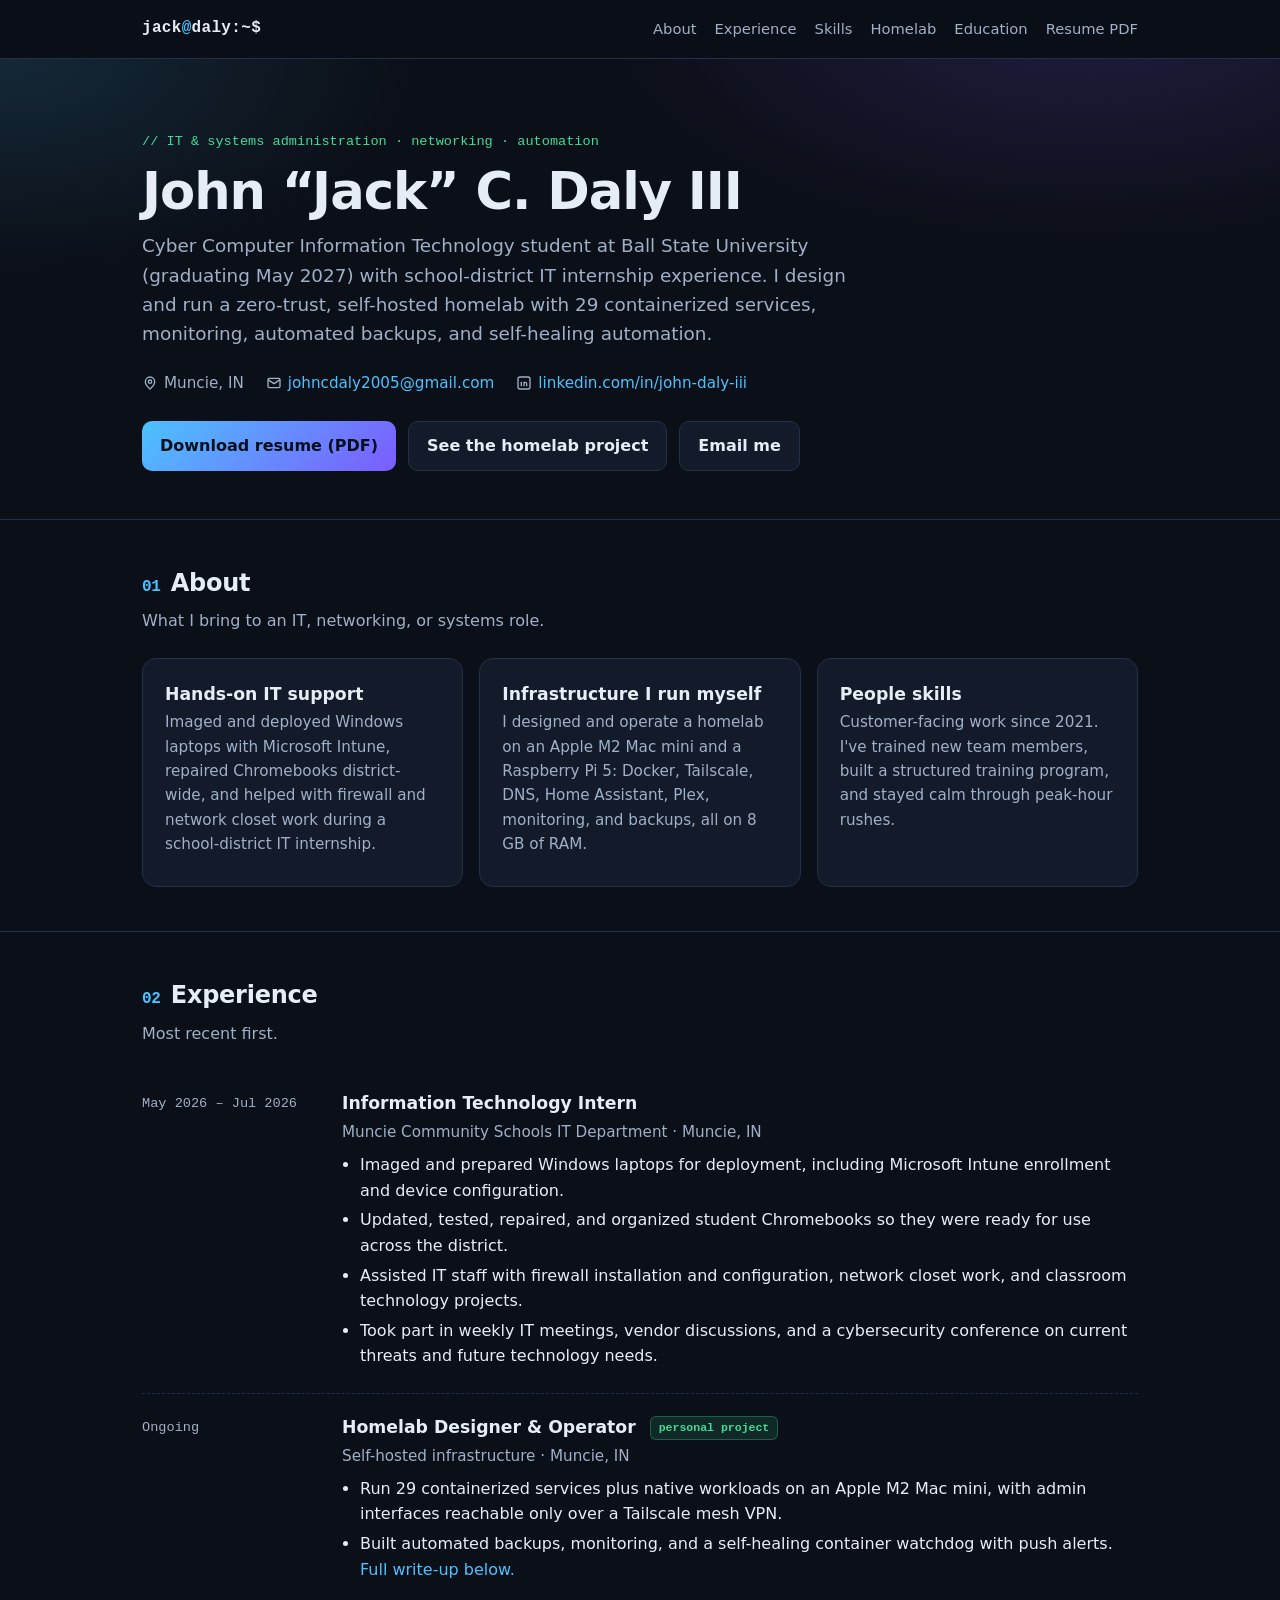
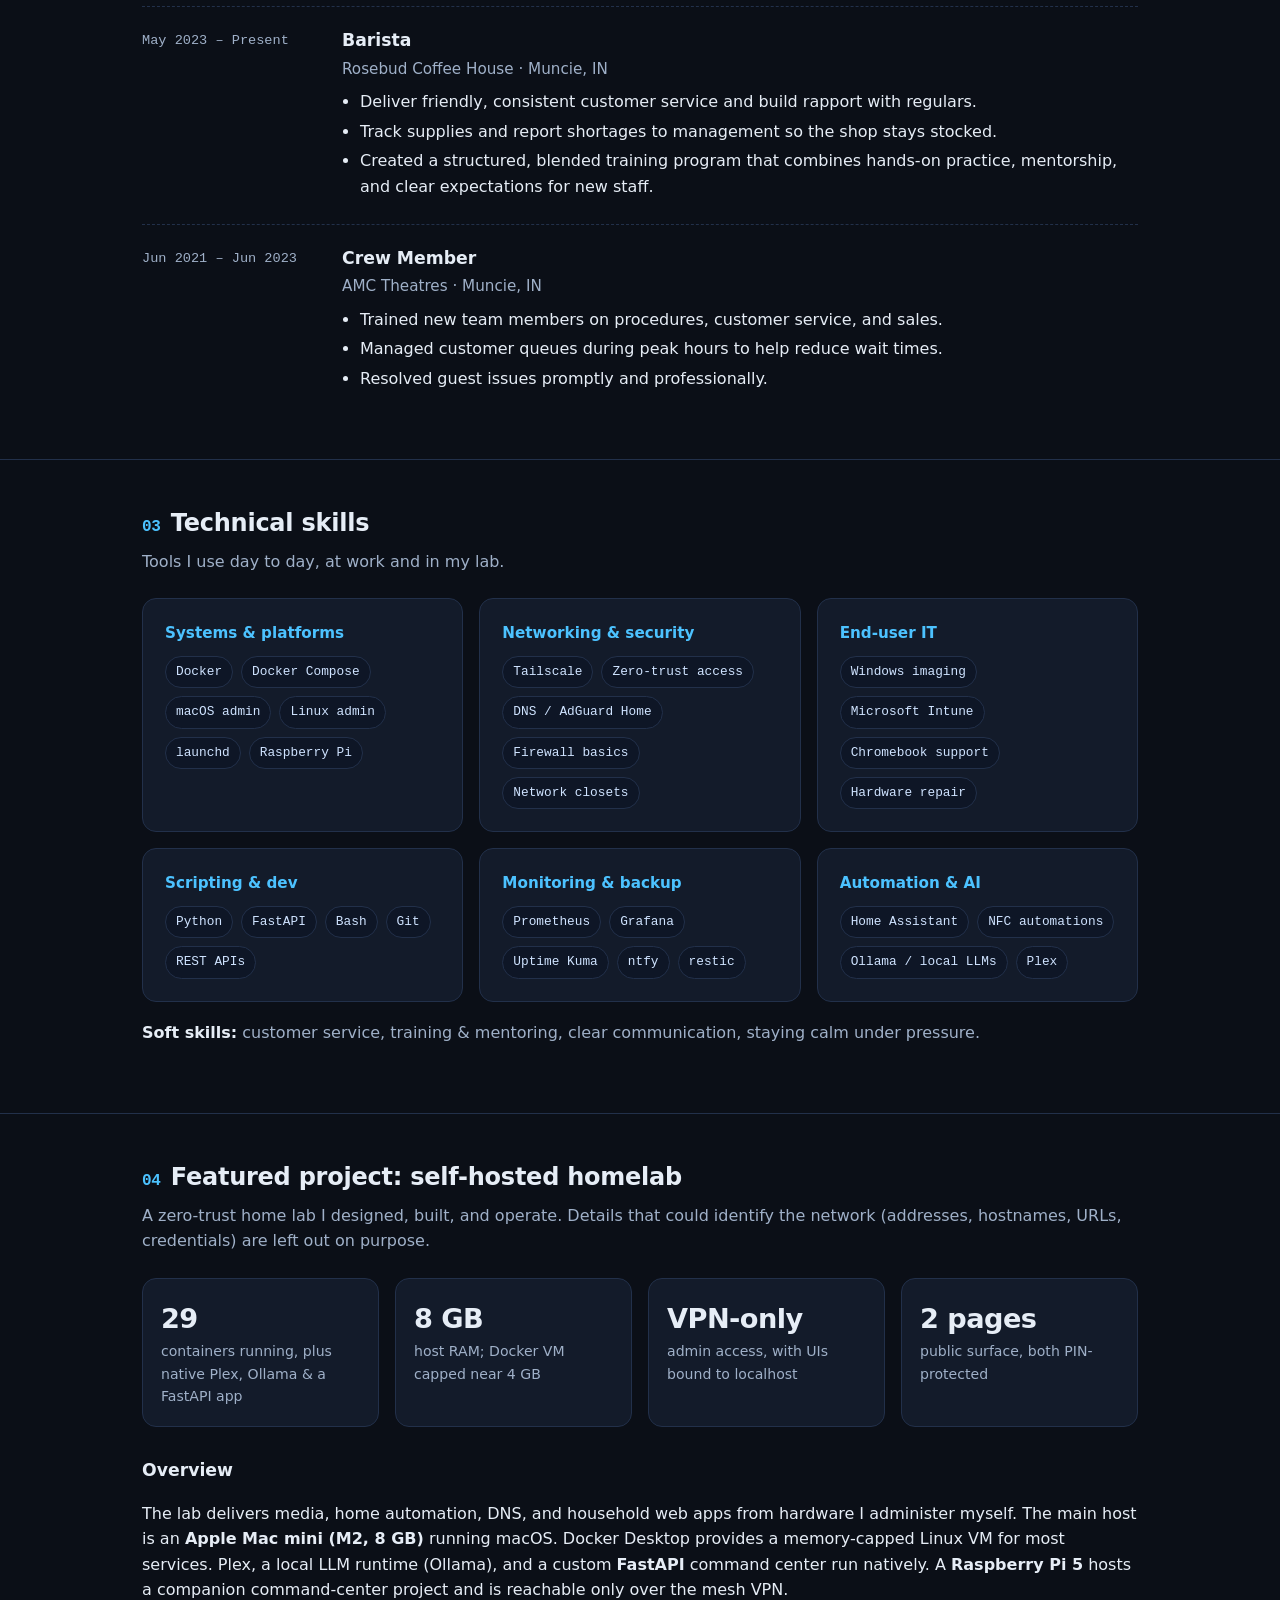
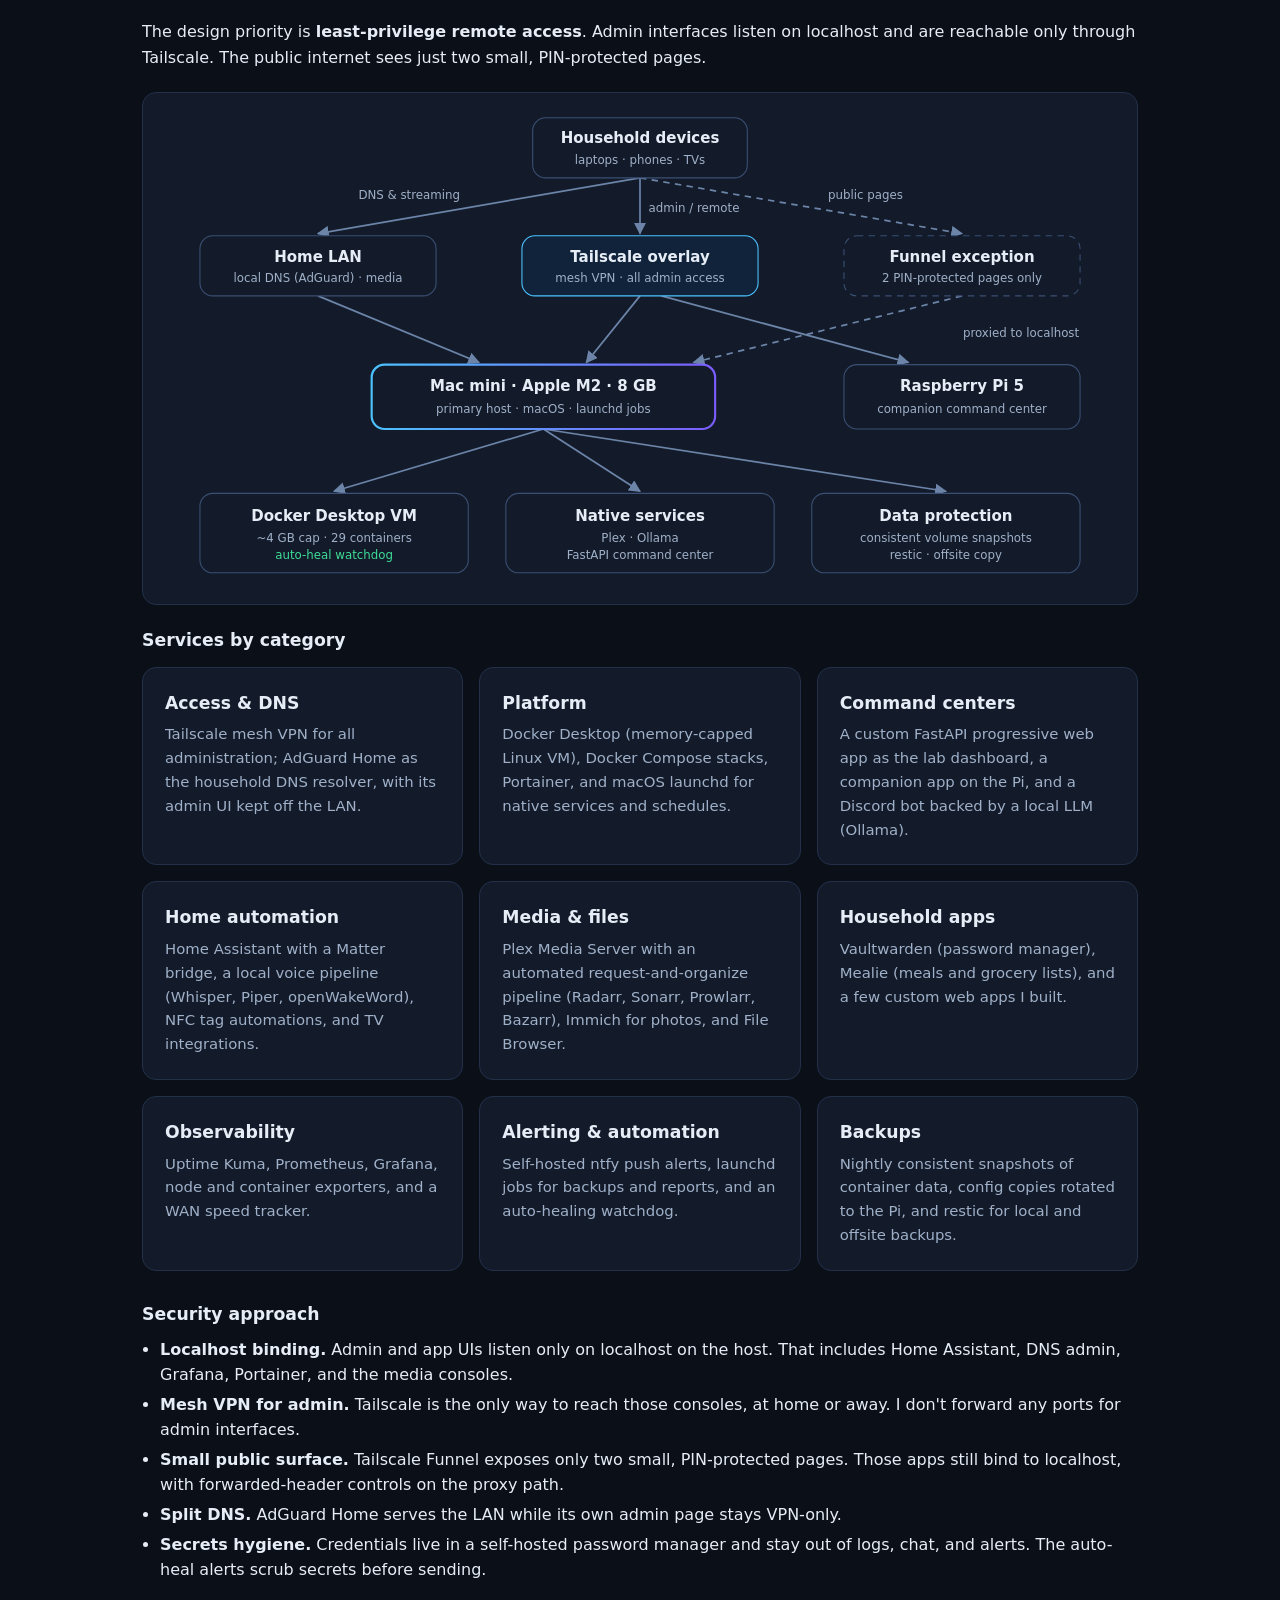
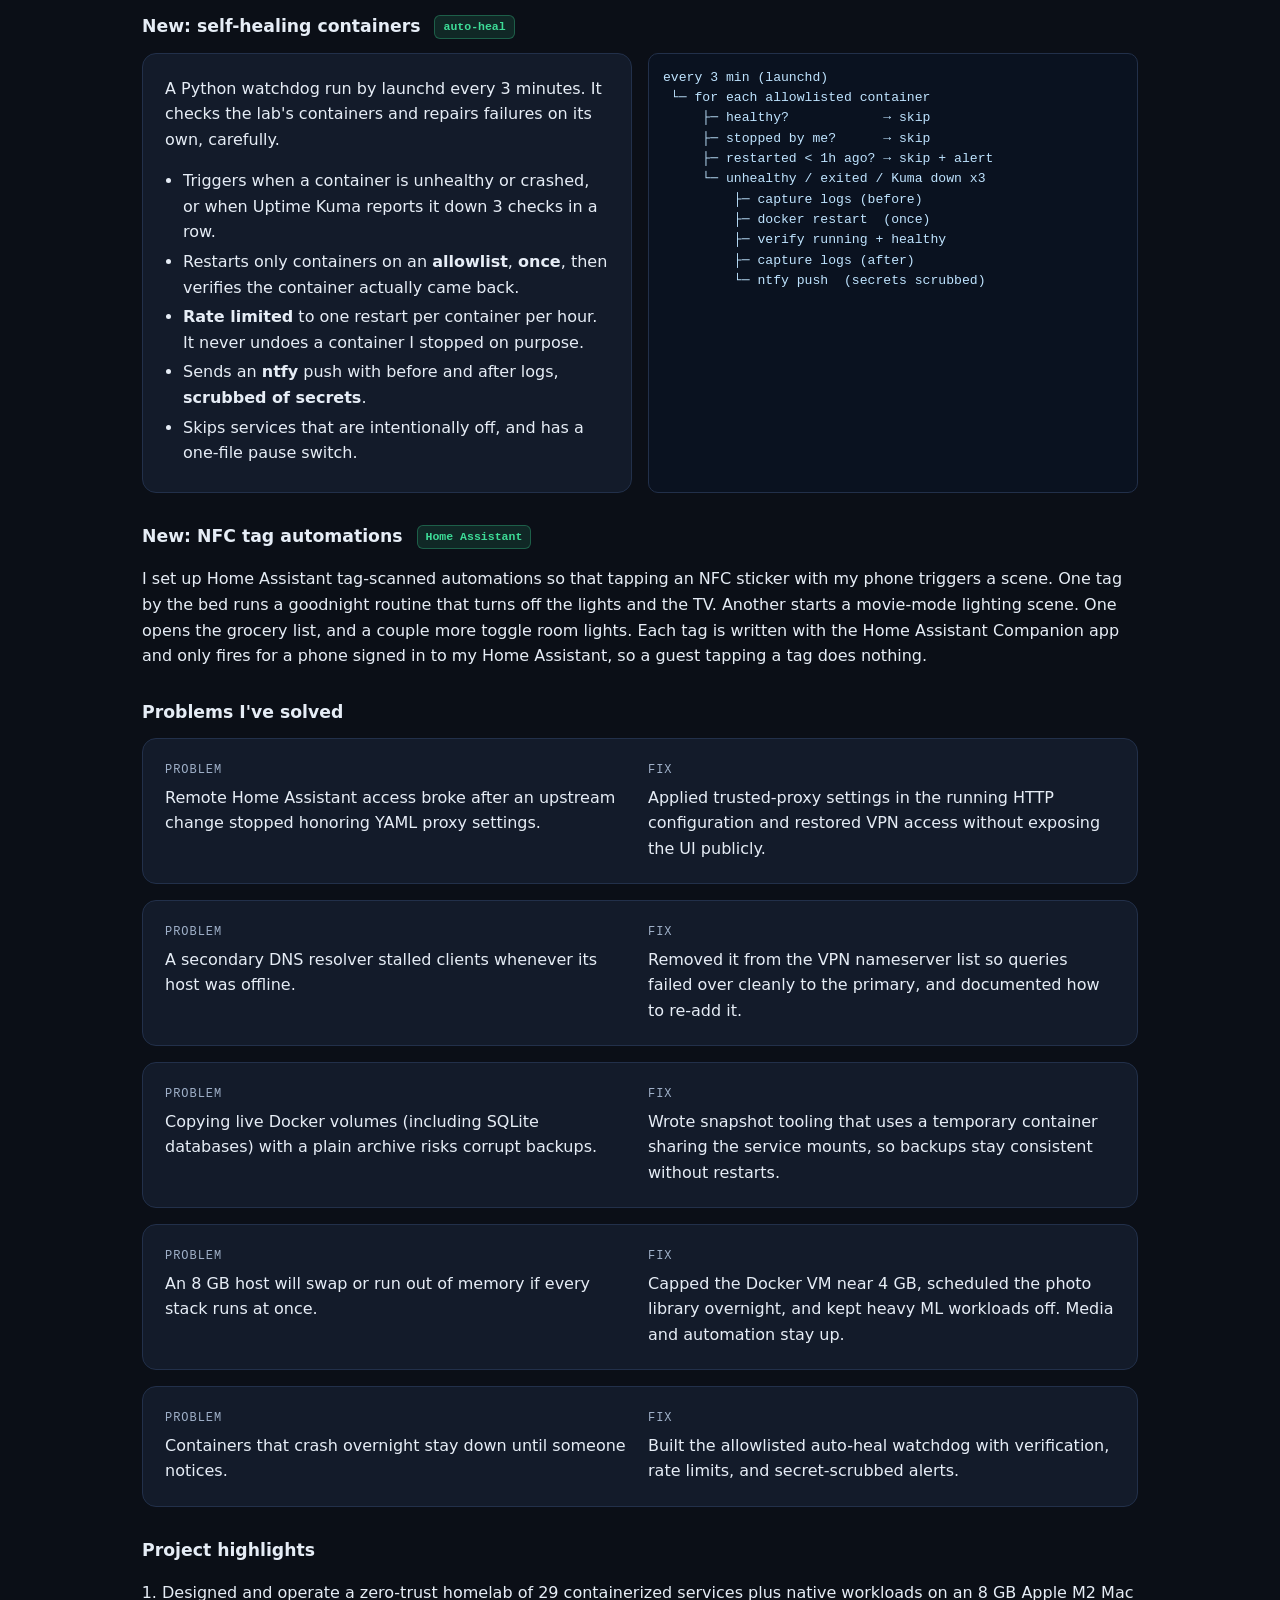
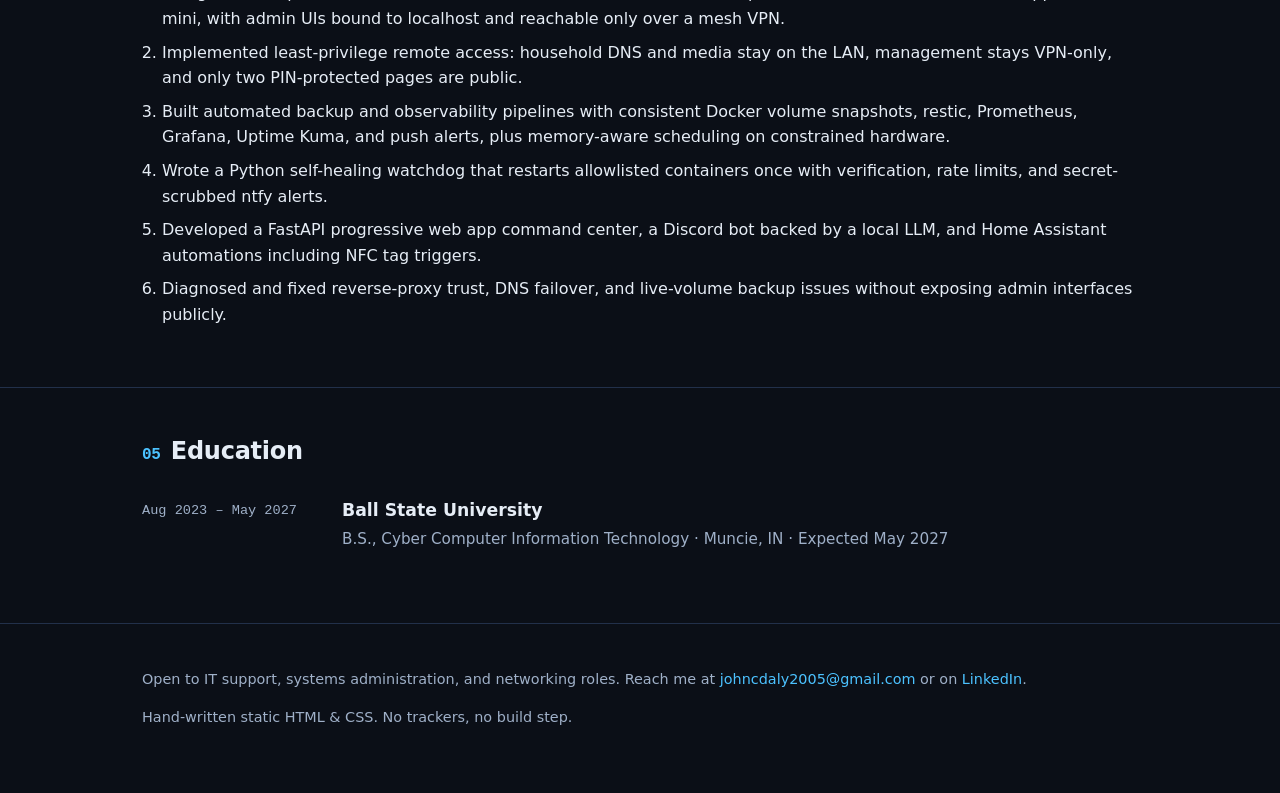
<file: index.html>
<!doctype html>
<html lang="en">
<head>
<meta charset="utf-8">
<meta name="viewport" content="width=device-width, initial-scale=1">
<title>Jack Daly | IT &amp; Systems Administration</title>
<meta name="description" content="Jack Daly, Cyber Computer Information Technology student at Ball State University (May 2027). IT intern, self-hosted homelab builder: Docker, Tailscale, Home Assistant, monitoring, and backups.">
<meta name="theme-color" content="#0b0f17">
<meta property="og:title" content="Jack Daly | IT &amp; Systems Administration">
<meta property="og:description" content="Resume and homelab portfolio: zero-trust self-hosted infrastructure, automation, and IT support.">
<meta property="og:type" content="website">
<link rel="icon" href="favicon.svg" type="image/svg+xml">
<link rel="stylesheet" href="styles.css">
</head>
<body>
<a class="skip" href="#main">Skip to content</a>

<header class="nav">
  <div class="wrap">
    <a class="brand" href="#top">jack<span>@</span>daly:~$</a>
    <nav aria-label="Sections">
      <ul>
        <li><a href="#about">About</a></li>
        <li><a href="#experience">Experience</a></li>
        <li><a href="#skills">Skills</a></li>
        <li><a href="#homelab">Homelab</a></li>
        <li><a href="#education">Education</a></li>
        <li><a href="resume.pdf">Resume PDF</a></li>
      </ul>
    </nav>
  </div>
</header>

<main id="main">
<div class="hero" id="top">
  <div class="wrap">
    <p class="eyebrow">// IT &amp; systems administration · networking · automation</p>
    <h1>John &ldquo;Jack&rdquo; C. Daly III</h1>
    <p class="lead">Cyber Computer Information Technology student at Ball State University (graduating May 2027) with school-district IT internship experience. I design and run a zero-trust, self-hosted homelab with 29 containerized services, monitoring, automated backups, and self-healing automation.</p>
    <div class="meta">
      <span><svg viewBox="0 0 24 24" aria-hidden="true"><path d="M12 21s-7-6.2-7-11a7 7 0 0 1 14 0c0 4.8-7 11-7 11z"/><circle cx="12" cy="10" r="2.5"/></svg>Muncie, IN</span>
      <span><svg viewBox="0 0 24 24" aria-hidden="true"><rect x="3" y="5" width="18" height="14" rx="2"/><path d="m3 7 9 6 9-6"/></svg><a href="mailto:johncdaly2005@gmail.com">johncdaly2005@gmail.com</a></span>
      <span><svg viewBox="0 0 24 24" aria-hidden="true"><rect x="3" y="3" width="18" height="18" rx="3"/><path d="M8 10v7M8 7v.01M12 17v-4a2 2 0 0 1 4 0v4M12 10v7"/></svg><a href="https://www.linkedin.com/in/john-daly-iii/" rel="noopener">linkedin.com/in/john-daly-iii</a></span>
    </div>
    <div class="btns">
      <a class="btn primary" href="resume.pdf" download>Download resume (PDF)</a>
      <a class="btn" href="#homelab">See the homelab project</a>
      <a class="btn" href="mailto:johncdaly2005@gmail.com">Email me</a>
    </div>
  </div>
</div>

<section id="about">
  <div class="wrap">
    <h2><span class="n">01</span>About</h2>
    <p class="sub">What I bring to an IT, networking, or systems role.</p>
    <div class="grid g3">
      <div class="card"><h3>Hands-on IT support</h3><p class="org">Imaged and deployed Windows laptops with Microsoft Intune, repaired Chromebooks district-wide, and helped with firewall and network closet work during a school-district IT internship.</p></div>
      <div class="card"><h3>Infrastructure I run myself</h3><p class="org">I designed and operate a homelab on an Apple M2 Mac mini and a Raspberry Pi 5: Docker, Tailscale, DNS, Home Assistant, Plex, monitoring, and backups, all on 8 GB of RAM.</p></div>
      <div class="card"><h3>People skills</h3><p class="org">Customer-facing work since 2021. I've trained new team members, built a structured training program, and stayed calm through peak-hour rushes.</p></div>
    </div>
  </div>
</section>

<section id="experience">
  <div class="wrap">
    <h2><span class="n">02</span>Experience</h2>
    <p class="sub">Most recent first.</p>

    <div class="job">
      <div class="when">May 2026 – Jul 2026</div>
      <div>
        <h3>Information Technology Intern</h3>
        <p class="org">Muncie Community Schools IT Department · Muncie, IN</p>
        <ul class="tight">
          <li>Imaged and prepared Windows laptops for deployment, including Microsoft Intune enrollment and device configuration.</li>
          <li>Updated, tested, repaired, and organized student Chromebooks so they were ready for use across the district.</li>
          <li>Assisted IT staff with firewall installation and configuration, network closet work, and classroom technology projects.</li>
          <li>Took part in weekly IT meetings, vendor discussions, and a cybersecurity conference on current threats and future technology needs.</li>
        </ul>
      </div>
    </div>

    <div class="job">
      <div class="when">Ongoing</div>
      <div>
        <h3>Homelab Designer &amp; Operator <span class="tag">personal project</span></h3>
        <p class="org">Self-hosted infrastructure · Muncie, IN</p>
        <ul class="tight">
          <li>Run 29 containerized services plus native workloads on an Apple M2 Mac mini, with admin interfaces reachable only over a Tailscale mesh VPN.</li>
          <li>Built automated backups, monitoring, and a self-healing container watchdog with push alerts. <a href="#homelab">Full write-up below.</a></li>
        </ul>
      </div>
    </div>

    <div class="job">
      <div class="when">May 2023 – Present</div>
      <div>
        <h3>Barista</h3>
        <p class="org">Rosebud Coffee House · Muncie, IN</p>
        <ul class="tight">
          <li>Deliver friendly, consistent customer service and build rapport with regulars.</li>
          <li>Track supplies and report shortages to management so the shop stays stocked.</li>
          <li>Created a structured, blended training program that combines hands-on practice, mentorship, and clear expectations for new staff.</li>
        </ul>
      </div>
    </div>

    <div class="job">
      <div class="when">Jun 2021 – Jun 2023</div>
      <div>
        <h3>Crew Member</h3>
        <p class="org">AMC Theatres · Muncie, IN</p>
        <ul class="tight">
          <li>Trained new team members on procedures, customer service, and sales.</li>
          <li>Managed customer queues during peak hours to help reduce wait times.</li>
          <li>Resolved guest issues promptly and professionally.</li>
        </ul>
      </div>
    </div>
  </div>
</section>

<section id="skills">
  <div class="wrap">
    <h2><span class="n">03</span>Technical skills</h2>
    <p class="sub">Tools I use day to day, at work and in my lab.</p>
    <div class="grid g3">
      <div class="card skillcat"><h3>Systems &amp; platforms</h3><div class="chips"><span class="chip">Docker</span><span class="chip">Docker Compose</span><span class="chip">macOS admin</span><span class="chip">Linux admin</span><span class="chip">launchd</span><span class="chip">Raspberry Pi</span></div></div>
      <div class="card skillcat"><h3>Networking &amp; security</h3><div class="chips"><span class="chip">Tailscale</span><span class="chip">Zero-trust access</span><span class="chip">DNS / AdGuard Home</span><span class="chip">Firewall basics</span><span class="chip">Network closets</span></div></div>
      <div class="card skillcat"><h3>End-user IT</h3><div class="chips"><span class="chip">Windows imaging</span><span class="chip">Microsoft Intune</span><span class="chip">Chromebook support</span><span class="chip">Hardware repair</span></div></div>
      <div class="card skillcat"><h3>Scripting &amp; dev</h3><div class="chips"><span class="chip">Python</span><span class="chip">FastAPI</span><span class="chip">Bash</span><span class="chip">Git</span><span class="chip">REST APIs</span></div></div>
      <div class="card skillcat"><h3>Monitoring &amp; backup</h3><div class="chips"><span class="chip">Prometheus</span><span class="chip">Grafana</span><span class="chip">Uptime Kuma</span><span class="chip">ntfy</span><span class="chip">restic</span></div></div>
      <div class="card skillcat"><h3>Automation &amp; AI</h3><div class="chips"><span class="chip">Home Assistant</span><span class="chip">NFC automations</span><span class="chip">Ollama / local LLMs</span><span class="chip">Plex</span></div></div>
    </div>
    <p class="sub" style="margin-top:18px"><strong style="color:var(--text)">Soft skills:</strong> customer service, training &amp; mentoring, clear communication, staying calm under pressure.</p>
  </div>
</section>

<section id="homelab">
  <div class="wrap">
    <h2><span class="n">04</span>Featured project: self-hosted homelab</h2>
    <p class="sub">A zero-trust home lab I designed, built, and operate. Details that could identify the network (addresses, hostnames, URLs, credentials) are left out on purpose.</p>

    <div class="grid g4 metrics">
      <div class="card"><div class="metric">29</div><div class="metric-l">containers running, plus native Plex, Ollama &amp; a FastAPI app</div></div>
      <div class="card"><div class="metric">8&nbsp;GB</div><div class="metric-l">host RAM; Docker VM capped near 4&nbsp;GB</div></div>
      <div class="card"><div class="metric">VPN-only</div><div class="metric-l">admin access, with UIs bound to localhost</div></div>
      <div class="card"><div class="metric">2 pages</div><div class="metric-l">public surface, both PIN-protected</div></div>
    </div>

    <h3 style="margin-top:30px">Overview</h3>
    <p>The lab delivers media, home automation, DNS, and household web apps from hardware I administer myself. The main host is an <strong>Apple Mac mini (M2, 8 GB)</strong> running macOS. Docker Desktop provides a memory-capped Linux VM for most services. Plex, a local LLM runtime (Ollama), and a custom <strong>FastAPI</strong> command center run natively. A <strong>Raspberry Pi 5</strong> hosts a companion command-center project and is reachable only over the mesh VPN.</p>
    <p>The design priority is <strong>least-privilege remote access</strong>. Admin interfaces listen on localhost and are reachable only through Tailscale. The public internet sees just two small, PIN-protected pages.</p>

    <div class="card diagram" role="img" aria-label="Architecture diagram: household devices reach the Mac mini through the home LAN for DNS and media, through the Tailscale overlay for administration, and through Tailscale Funnel for two PIN-protected public pages. Tailscale also reaches the Raspberry Pi 5. The Mac mini runs a Docker Desktop VM, native services, and data protection jobs.">
      <svg viewBox="0 0 900 450" xmlns="http://www.w3.org/2000/svg" font-family="system-ui,-apple-system,Segoe UI,Roboto,sans-serif">
        <defs>
          <marker id="ar" viewBox="0 0 10 10" refX="9" refY="5" markerWidth="7" markerHeight="7" orient="auto-start-reverse"><path d="M0 0L10 5L0 10z" fill="#6b84a8"/></marker>
          <linearGradient id="gm" x1="0" x2="1"><stop offset="0" stop-color="#4cc2ff"/><stop offset="1" stop-color="#7c5cff"/></linearGradient>
        </defs>
        <g stroke="#6b84a8" stroke-width="1.6" fill="none" marker-end="url(#ar)">
          <path d="M450 66 L150 118"/><path d="M450 66 L450 118"/><path d="M450 66 L750 118" stroke-dasharray="6 5"/>
          <path d="M150 176 L300 238"/><path d="M450 176 L400 238"/><path d="M470 176 L700 238"/><path d="M750 176 L500 238" stroke-dasharray="6 5"/>
          <path d="M360 300 L165 358"/><path d="M360 300 L450 358"/><path d="M360 300 L735 358"/>
        </g>
        <g font-size="11" fill="#9fb0c8">
          <text x="235" y="86" text-anchor="middle">DNS &amp; streaming</text>
          <text x="458" y="98">admin / remote</text>
          <text x="660" y="86" text-anchor="middle">public pages</text>
          <text x="805" y="214" text-anchor="middle">proxied to localhost</text>
        </g>
        <g font-size="14" font-weight="600" fill="#e6edf6" text-anchor="middle">
          <rect x="350" y="10" width="200" height="56" rx="12" fill="#131b2a" stroke="#3a4f73"/>
          <text x="450" y="34">Household devices</text>
          <text x="450" y="53" font-size="11" font-weight="400" fill="#9fb0c8">laptops · phones · TVs</text>

          <rect x="40" y="120" width="220" height="56" rx="12" fill="#131b2a" stroke="#3a4f73"/>
          <text x="150" y="144">Home LAN</text>
          <text x="150" y="163" font-size="11" font-weight="400" fill="#9fb0c8">local DNS (AdGuard) · media</text>

          <rect x="340" y="120" width="220" height="56" rx="12" fill="#10233a" stroke="#4cc2ff"/>
          <text x="450" y="144">Tailscale overlay</text>
          <text x="450" y="163" font-size="11" font-weight="400" fill="#9fb0c8">mesh VPN · all admin access</text>

          <rect x="640" y="120" width="220" height="56" rx="12" fill="#131b2a" stroke="#3a4f73" stroke-dasharray="6 5"/>
          <text x="750" y="144">Funnel exception</text>
          <text x="750" y="163" font-size="11" font-weight="400" fill="#9fb0c8">2 PIN-protected pages only</text>

          <rect x="200" y="240" width="320" height="60" rx="12" fill="#131b2a" stroke="url(#gm)" stroke-width="2"/>
          <text x="360" y="265">Mac mini · Apple M2 · 8 GB</text>
          <text x="360" y="285" font-size="11" font-weight="400" fill="#9fb0c8">primary host · macOS · launchd jobs</text>

          <rect x="640" y="240" width="220" height="60" rx="12" fill="#131b2a" stroke="#3a4f73"/>
          <text x="750" y="265">Raspberry Pi 5</text>
          <text x="750" y="285" font-size="11" font-weight="400" fill="#9fb0c8">companion command center</text>

          <rect x="40" y="360" width="250" height="74" rx="12" fill="#131b2a" stroke="#3a4f73"/>
          <text x="165" y="386">Docker Desktop VM</text>
          <text x="165" y="405" font-size="11" font-weight="400" fill="#9fb0c8">~4 GB cap · 29 containers</text>
          <text x="165" y="421" font-size="11" font-weight="400" fill="#3ddc97">auto-heal watchdog</text>

          <rect x="325" y="360" width="250" height="74" rx="12" fill="#131b2a" stroke="#3a4f73"/>
          <text x="450" y="386">Native services</text>
          <text x="450" y="405" font-size="11" font-weight="400" fill="#9fb0c8">Plex · Ollama</text>
          <text x="450" y="421" font-size="11" font-weight="400" fill="#9fb0c8">FastAPI command center</text>

          <rect x="610" y="360" width="250" height="74" rx="12" fill="#131b2a" stroke="#3a4f73"/>
          <text x="735" y="386">Data protection</text>
          <text x="735" y="405" font-size="11" font-weight="400" fill="#9fb0c8">consistent volume snapshots</text>
          <text x="735" y="421" font-size="11" font-weight="400" fill="#9fb0c8">restic · offsite copy</text>
        </g>
      </svg>
    </div>

    <h3>Services by category</h3>
    <div class="grid g3" style="margin-top:12px">
      <div class="card svc"><h3>Access &amp; DNS</h3><p>Tailscale mesh VPN for all administration; AdGuard Home as the household DNS resolver, with its admin UI kept off the LAN.</p></div>
      <div class="card svc"><h3>Platform</h3><p>Docker Desktop (memory-capped Linux VM), Docker Compose stacks, Portainer, and macOS launchd for native services and schedules.</p></div>
      <div class="card svc"><h3>Command centers</h3><p>A custom FastAPI progressive web app as the lab dashboard, a companion app on the Pi, and a Discord bot backed by a local LLM (Ollama).</p></div>
      <div class="card svc"><h3>Home automation</h3><p>Home Assistant with a Matter bridge, a local voice pipeline (Whisper, Piper, openWakeWord), NFC tag automations, and TV integrations.</p></div>
      <div class="card svc"><h3>Media &amp; files</h3><p>Plex Media Server with an automated request-and-organize pipeline (Radarr, Sonarr, Prowlarr, Bazarr), Immich for photos, and File Browser.</p></div>
      <div class="card svc"><h3>Household apps</h3><p>Vaultwarden (password manager), Mealie (meals and grocery lists), and a few custom web apps I built.</p></div>
      <div class="card svc"><h3>Observability</h3><p>Uptime Kuma, Prometheus, Grafana, node and container exporters, and a WAN speed tracker.</p></div>
      <div class="card svc"><h3>Alerting &amp; automation</h3><p>Self-hosted ntfy push alerts, launchd jobs for backups and reports, and an auto-healing watchdog.</p></div>
      <div class="card svc"><h3>Backups</h3><p>Nightly consistent snapshots of container data, config copies rotated to the Pi, and restic for local and offsite backups.</p></div>
    </div>

    <h3 style="margin-top:30px">Security approach</h3>
    <ul class="tight" style="margin-top:8px">
      <li><strong>Localhost binding.</strong> Admin and app UIs listen only on localhost on the host. That includes Home Assistant, DNS admin, Grafana, Portainer, and the media consoles.</li>
      <li><strong>Mesh VPN for admin.</strong> Tailscale is the only way to reach those consoles, at home or away. I don't forward any ports for admin interfaces.</li>
      <li><strong>Small public surface.</strong> Tailscale Funnel exposes only two small, PIN-protected pages. Those apps still bind to localhost, with forwarded-header controls on the proxy path.</li>
      <li><strong>Split DNS.</strong> AdGuard Home serves the LAN while its own admin page stays VPN-only.</li>
      <li><strong>Secrets hygiene.</strong> Credentials live in a self-hosted password manager and stay out of logs, chat, and alerts. The auto-heal alerts scrub secrets before sending.</li>
    </ul>

    <h3 style="margin-top:30px">New: self-healing containers <span class="tag">auto-heal</span></h3>
    <div class="grid g2" style="margin-top:12px">
      <div class="card">
        <p style="margin-top:0">A Python watchdog run by launchd every 3 minutes. It checks the lab's containers and repairs failures on its own, carefully.</p>
        <ul class="tight">
          <li>Triggers when a container is unhealthy or crashed, or when Uptime Kuma reports it down 3 checks in a row.</li>
          <li>Restarts only containers on an <strong>allowlist</strong>, <strong>once</strong>, then verifies the container actually came back.</li>
          <li><strong>Rate limited</strong> to one restart per container per hour. It never undoes a container I stopped on purpose.</li>
          <li>Sends an <strong>ntfy</strong> push with before and after logs, <strong>scrubbed of secrets</strong>.</li>
          <li>Skips services that are intentionally off, and has a one-file pause switch.</li>
        </ul>
      </div>
      <pre class="code">every 3 min (launchd)
 └─ for each allowlisted container
     ├─ healthy?            → skip
     ├─ stopped by me?      → skip
     ├─ restarted &lt; 1h ago? → skip + alert
     └─ unhealthy / exited / Kuma down x3
         ├─ capture logs (before)
         ├─ docker restart  (once)
         ├─ verify running + healthy
         ├─ capture logs (after)
         └─ ntfy push  (secrets scrubbed)</pre>
    </div>

    <h3 style="margin-top:30px">New: NFC tag automations <span class="tag">Home Assistant</span></h3>
    <p>I set up Home Assistant tag-scanned automations so that tapping an NFC sticker with my phone triggers a scene. One tag by the bed runs a goodnight routine that turns off the lights and the TV. Another starts a movie-mode lighting scene. One opens the grocery list, and a couple more toggle room lights. Each tag is written with the Home Assistant Companion app and only fires for a phone signed in to my Home Assistant, so a guest tapping a tag does nothing.</p>

    <h3 style="margin-top:30px">Problems I've solved</h3>
    <div class="grid" style="margin-top:12px">
      <div class="card prob"><div><div class="k">Problem</div><p>Remote Home Assistant access broke after an upstream change stopped honoring YAML proxy settings.</p></div><div><div class="k">Fix</div><p>Applied trusted-proxy settings in the running HTTP configuration and restored VPN access without exposing the UI publicly.</p></div></div>
      <div class="card prob"><div><div class="k">Problem</div><p>A secondary DNS resolver stalled clients whenever its host was offline.</p></div><div><div class="k">Fix</div><p>Removed it from the VPN nameserver list so queries failed over cleanly to the primary, and documented how to re-add it.</p></div></div>
      <div class="card prob"><div><div class="k">Problem</div><p>Copying live Docker volumes (including SQLite databases) with a plain archive risks corrupt backups.</p></div><div><div class="k">Fix</div><p>Wrote snapshot tooling that uses a temporary container sharing the service mounts, so backups stay consistent without restarts.</p></div></div>
      <div class="card prob"><div><div class="k">Problem</div><p>An 8 GB host will swap or run out of memory if every stack runs at once.</p></div><div><div class="k">Fix</div><p>Capped the Docker VM near 4 GB, scheduled the photo library overnight, and kept heavy ML workloads off. Media and automation stay up.</p></div></div>
      <div class="card prob"><div><div class="k">Problem</div><p>Containers that crash overnight stay down until someone notices.</p></div><div><div class="k">Fix</div><p>Built the allowlisted auto-heal watchdog with verification, rate limits, and secret-scrubbed alerts.</p></div></div>
    </div>

    <h3 style="margin-top:30px">Project highlights</h3>
    <ol class="bullets">
      <li>Designed and operate a zero-trust homelab of 29 containerized services plus native workloads on an 8 GB Apple M2 Mac mini, with admin UIs bound to localhost and reachable only over a mesh VPN.</li>
      <li>Implemented least-privilege remote access: household DNS and media stay on the LAN, management stays VPN-only, and only two PIN-protected pages are public.</li>
      <li>Built automated backup and observability pipelines with consistent Docker volume snapshots, restic, Prometheus, Grafana, Uptime Kuma, and push alerts, plus memory-aware scheduling on constrained hardware.</li>
      <li>Wrote a Python self-healing watchdog that restarts allowlisted containers once with verification, rate limits, and secret-scrubbed ntfy alerts.</li>
      <li>Developed a FastAPI progressive web app command center, a Discord bot backed by a local LLM, and Home Assistant automations including NFC tag triggers.</li>
      <li>Diagnosed and fixed reverse-proxy trust, DNS failover, and live-volume backup issues without exposing admin interfaces publicly.</li>
    </ol>
  </div>
</section>

<section id="education">
  <div class="wrap">
    <h2><span class="n">05</span>Education</h2>
    <div class="job" style="border:0">
      <div class="when">Aug 2023 – May 2027</div>
      <div>
        <h3>Ball State University</h3>
        <p class="org">B.S., Cyber Computer Information Technology · Muncie, IN · Expected May 2027</p>
      </div>
    </div>
  </div>
</section>
</main>

<footer>
  <div class="wrap">
    <p>Open to IT support, systems administration, and networking roles. Reach me at <a href="mailto:johncdaly2005@gmail.com">johncdaly2005@gmail.com</a> or on <a href="https://www.linkedin.com/in/john-daly-iii/" rel="noopener">LinkedIn</a>.</p>
    <p class="no-print">Hand-written static HTML &amp; CSS. No trackers, no build step.</p>
  </div>
</footer>
</body>
</html>
</file>
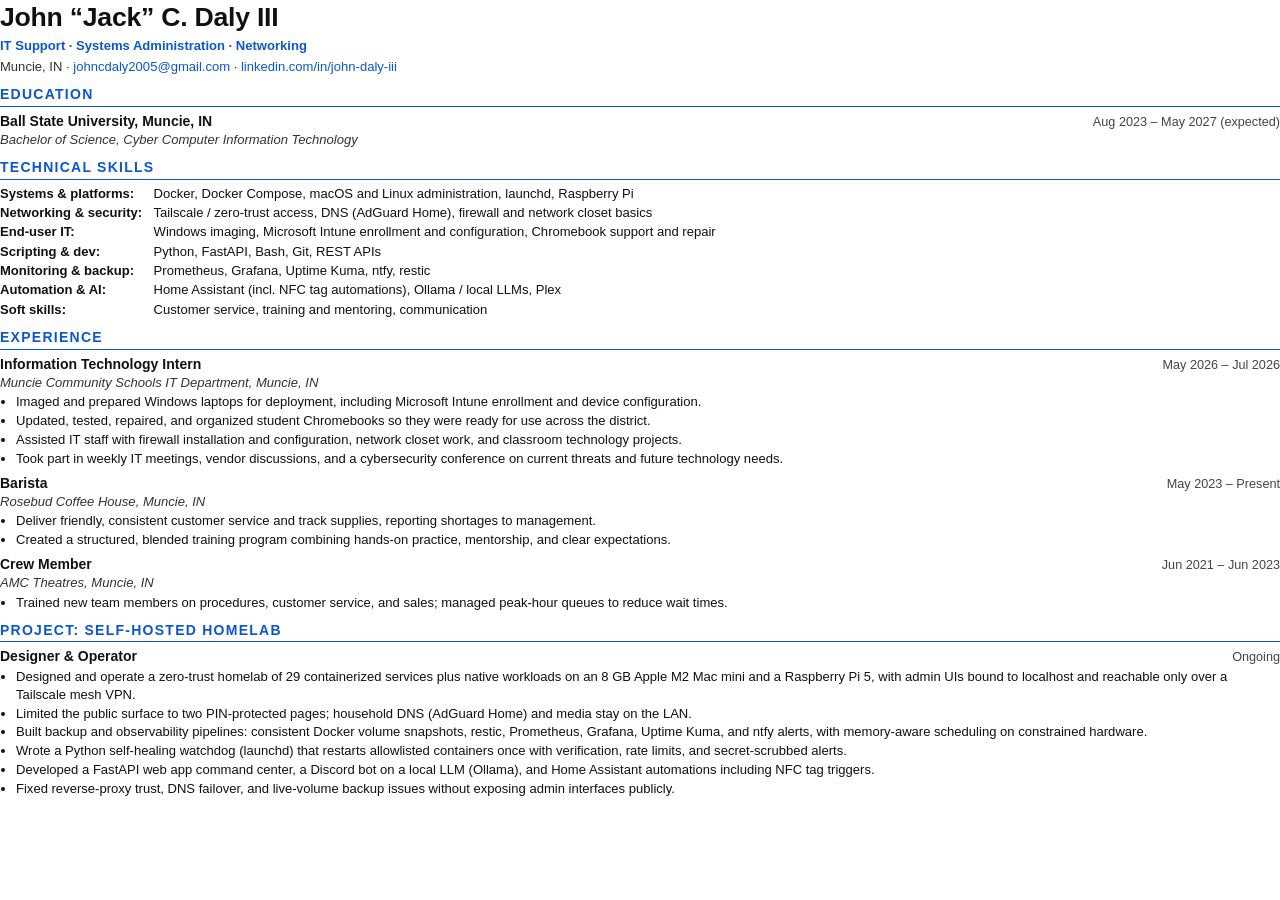
<file: resume.html>
<!doctype html>
<html lang="en"><head><meta charset="utf-8"><title>Jack Daly Resume</title>
<style>
@page{size:Letter;margin:0.42in 0.5in}
body{font:9.8pt/1.33 "Helvetica Neue",Arial,"Liberation Sans",sans-serif;color:#111;margin:0}
h1{font-size:20pt;margin:0;letter-spacing:-.01em}
.contact{color:#333;margin:3px 0 0}
.contact a{color:#0a58ca;text-decoration:none}
.title{color:#0a58ca;font-weight:600;margin:2px 0 0}
h2{font-size:10.5pt;text-transform:uppercase;letter-spacing:.09em;color:#0a58ca;border-bottom:1.4px solid #0a58ca;padding-bottom:2px;margin:10px 0 5px}
.row{display:flex;justify-content:space-between;gap:12px;align-items:baseline}
.row b{font-size:10.5pt}.row span{color:#444;white-space:nowrap;font-size:9.5pt}
.org{color:#333;font-style:italic;margin:0 0 2px}
ul{margin:2px 0 7px;padding-left:16px}li{margin:1.5px 0}
.sk{margin:2px 0}.sk b{display:inline-block;min-width:150px}
</style></head><body>
<h1>John &ldquo;Jack&rdquo; C. Daly III</h1>
<p class="title">IT Support · Systems Administration · Networking</p>
<p class="contact">Muncie, IN · <a href="mailto:johncdaly2005@gmail.com">johncdaly2005@gmail.com</a> · <a href="https://www.linkedin.com/in/john-daly-iii/">linkedin.com/in/john-daly-iii</a></p>

<h2>Education</h2>
<div class="row"><b>Ball State University, Muncie, IN</b><span>Aug 2023 – May 2027 (expected)</span></div>
<p class="org">Bachelor of Science, Cyber Computer Information Technology</p>

<h2>Technical Skills</h2>
<p class="sk"><b>Systems &amp; platforms:</b> Docker, Docker Compose, macOS and Linux administration, launchd, Raspberry Pi</p>
<p class="sk"><b>Networking &amp; security:</b> Tailscale / zero-trust access, DNS (AdGuard Home), firewall and network closet basics</p>
<p class="sk"><b>End-user IT:</b> Windows imaging, Microsoft Intune enrollment and configuration, Chromebook support and repair</p>
<p class="sk"><b>Scripting &amp; dev:</b> Python, FastAPI, Bash, Git, REST APIs</p>
<p class="sk"><b>Monitoring &amp; backup:</b> Prometheus, Grafana, Uptime Kuma, ntfy, restic</p>
<p class="sk"><b>Automation &amp; AI:</b> Home Assistant (incl. NFC tag automations), Ollama / local LLMs, Plex</p>
<p class="sk"><b>Soft skills:</b> Customer service, training and mentoring, communication</p>

<h2>Experience</h2>
<div class="row"><b>Information Technology Intern</b><span>May 2026 – Jul 2026</span></div>
<p class="org">Muncie Community Schools IT Department, Muncie, IN</p>
<ul>
<li>Imaged and prepared Windows laptops for deployment, including Microsoft Intune enrollment and device configuration.</li>
<li>Updated, tested, repaired, and organized student Chromebooks so they were ready for use across the district.</li>
<li>Assisted IT staff with firewall installation and configuration, network closet work, and classroom technology projects.</li>
<li>Took part in weekly IT meetings, vendor discussions, and a cybersecurity conference on current threats and future technology needs.</li>
</ul>
<div class="row"><b>Barista</b><span>May 2023 – Present</span></div>
<p class="org">Rosebud Coffee House, Muncie, IN</p>
<ul>
<li>Deliver friendly, consistent customer service and track supplies, reporting shortages to management.</li>
<li>Created a structured, blended training program combining hands-on practice, mentorship, and clear expectations.</li>
</ul>
<div class="row"><b>Crew Member</b><span>Jun 2021 – Jun 2023</span></div>
<p class="org">AMC Theatres, Muncie, IN</p>
<ul>
<li>Trained new team members on procedures, customer service, and sales; managed peak-hour queues to reduce wait times.</li>
</ul>

<h2>Project: Self-Hosted Homelab</h2>
<div class="row"><b>Designer &amp; Operator</b><span>Ongoing</span></div>
<ul>
<li>Designed and operate a zero-trust homelab of 29 containerized services plus native workloads on an 8 GB Apple M2 Mac mini and a Raspberry Pi 5, with admin UIs bound to localhost and reachable only over a Tailscale mesh VPN.</li>
<li>Limited the public surface to two PIN-protected pages; household DNS (AdGuard Home) and media stay on the LAN.</li>
<li>Built backup and observability pipelines: consistent Docker volume snapshots, restic, Prometheus, Grafana, Uptime Kuma, and ntfy alerts, with memory-aware scheduling on constrained hardware.</li>
<li>Wrote a Python self-healing watchdog (launchd) that restarts allowlisted containers once with verification, rate limits, and secret-scrubbed alerts.</li>
<li>Developed a FastAPI web app command center, a Discord bot on a local LLM (Ollama), and Home Assistant automations including NFC tag triggers.</li>
<li>Fixed reverse-proxy trust, DNS failover, and live-volume backup issues without exposing admin interfaces publicly.</li>
</ul>
</body></html>
</file>
<file: styles.css>
:root{
  --bg:#0b0f17;--bg2:#111827;--card:#131b2a;--line:#22304a;--text:#e6edf6;--muted:#9fb0c8;
  --accent:#4cc2ff;--accent2:#7c5cff;--ok:#3ddc97;--radius:14px;
  --mono:ui-monospace,SFMono-Regular,Menlo,Consolas,"Liberation Mono",monospace;
  --sans:system-ui,-apple-system,"Segoe UI",Roboto,"Helvetica Neue",Arial,sans-serif;
}
*{box-sizing:border-box}
html{scroll-behavior:smooth}
body{margin:0;background:var(--bg);color:var(--text);font:16px/1.6 var(--sans);-webkit-font-smoothing:antialiased}
a{color:var(--accent);text-decoration:none}
a:hover{text-decoration:underline}
.wrap{max-width:1040px;margin:0 auto;padding:0 22px}
.skip{position:absolute;left:-999px}.skip:focus{left:12px;top:12px;background:#fff;color:#000;padding:6px 10px;z-index:9}

/* nav */
.nav{position:sticky;top:0;z-index:5;background:rgba(11,15,23,.82);backdrop-filter:saturate(1.4) blur(10px);border-bottom:1px solid var(--line)}
.nav .wrap{display:flex;align-items:center;justify-content:space-between;height:58px;gap:16px}
.brand{font-family:var(--mono);font-weight:700;color:var(--text);letter-spacing:.02em}
.brand span{color:var(--accent)}
.nav ul{display:flex;gap:18px;list-style:none;margin:0;padding:0;font-size:.92rem}
.nav ul a{color:var(--muted)}.nav ul a:hover{color:var(--text);text-decoration:none}

/* hero */
.hero{padding:72px 0 48px;background:
  radial-gradient(800px 380px at 85% -10%,rgba(124,92,255,.18),transparent 60%),
  radial-gradient(700px 360px at 0% 0%,rgba(76,194,255,.14),transparent 60%)}
.eyebrow{font-family:var(--mono);color:var(--ok);font-size:.85rem;margin:0 0 10px}
h1{font-size:clamp(2rem,5vw,3.2rem);line-height:1.1;margin:0 0 12px;letter-spacing:-.02em}
.lead{font-size:1.15rem;color:var(--muted);max-width:720px;margin:0 0 22px}
.meta{display:flex;flex-wrap:wrap;gap:10px 22px;color:var(--muted);font-size:.95rem;margin-bottom:26px}
.meta svg{width:16px;height:16px;vertical-align:-3px;margin-right:6px;fill:none;stroke:currentColor;stroke-width:2}
.btns{display:flex;flex-wrap:wrap;gap:12px}
.btn{display:inline-flex;align-items:center;gap:8px;padding:11px 18px;border-radius:10px;font-weight:600;border:1px solid var(--line);color:var(--text);background:var(--card)}
.btn:hover{text-decoration:none;border-color:var(--accent)}
.btn.primary{background:linear-gradient(135deg,var(--accent),var(--accent2));border:0;color:#06101c}

/* sections */
section{padding:44px 0;border-top:1px solid var(--line)}
h2{font-size:1.5rem;margin:0 0 6px;letter-spacing:-.01em}
h2 .n{font-family:var(--mono);color:var(--accent);font-size:1rem;margin-right:10px}
.sub{color:var(--muted);margin:0 0 24px}
h3{font-size:1.08rem;margin:0}
.card{background:var(--card);border:1px solid var(--line);border-radius:var(--radius);padding:22px}
.grid{display:grid;gap:16px}
.g2{grid-template-columns:repeat(2,1fr)}.g3{grid-template-columns:repeat(3,1fr)}.g4{grid-template-columns:repeat(4,1fr)}

/* experience */
.job{display:grid;grid-template-columns:180px 1fr;gap:20px;padding:20px 0;border-bottom:1px dashed var(--line)}
.job:last-child{border-bottom:0}
.when{font-family:var(--mono);font-size:.85rem;color:var(--muted);padding-top:3px}
.org{color:var(--muted);font-size:.95rem;margin:2px 0 8px}
ul.tight{margin:0;padding-left:18px}ul.tight li{margin:4px 0}

/* skills */
.chips{display:flex;flex-wrap:wrap;gap:8px;margin-top:10px}
.chip{font-family:var(--mono);font-size:.8rem;padding:5px 10px;border-radius:999px;background:#0e1626;border:1px solid var(--line);color:#cfe3ff}
.skillcat h3{font-size:.95rem;color:var(--accent)}

/* project */
.metrics .card{text-align:left;padding:18px}
.metric{font-size:1.7rem;font-weight:800;letter-spacing:-.02em}
.metric-l{color:var(--muted);font-size:.88rem}
.diagram{margin:22px 0;padding:14px;overflow-x:auto}
.diagram svg{width:100%;height:auto;min-width:620px;display:block}
.tag{display:inline-block;font-family:var(--mono);font-size:.72rem;padding:2px 8px;border-radius:6px;background:rgba(61,220,151,.12);color:var(--ok);border:1px solid rgba(61,220,151,.3);margin-left:8px;vertical-align:2px}
.svc h3{margin-bottom:6px}
.svc p{margin:0;color:var(--muted);font-size:.93rem}
.prob{display:grid;grid-template-columns:1fr 1fr;gap:16px}
.prob .k{font-family:var(--mono);font-size:.75rem;text-transform:uppercase;letter-spacing:.08em;color:var(--muted)}
.prob p{margin:4px 0 0}
.code{margin:0;font-family:var(--mono);font-size:.82rem;background:#0a1220;border:1px solid var(--line);border-radius:10px;padding:14px;color:#bfe4ff;overflow-x:auto;white-space:pre;line-height:1.55}
ol.bullets{padding-left:20px}ol.bullets li{margin:8px 0}
footer{padding:30px 0 50px;color:var(--muted);font-size:.9rem;border-top:1px solid var(--line)}

@media (max-width:860px){.g3,.g4{grid-template-columns:repeat(2,1fr)}.prob{grid-template-columns:1fr}}
@media (max-width:640px){
  .nav ul{display:none}.g2,.g3,.g4{grid-template-columns:1fr}
  .job{grid-template-columns:1fr;gap:4px}.hero{padding:48px 0 34px}
  .metrics{grid-template-columns:repeat(2,1fr)}
}
@media (prefers-reduced-motion:reduce){html{scroll-behavior:auto}}

/* print */
@media print{
  :root{--bg:#fff;--card:#fff;--text:#111;--muted:#444;--line:#ccc;--accent:#0a58ca;--ok:#146c43}
  body{font-size:11pt;background:#fff}
  .nav,.btns,.no-print{display:none!important}
  .hero{background:none;padding:0 0 12px}
  section{padding:14px 0;break-inside:auto}
  .card,.job{break-inside:avoid}
  .chip{background:#fff;color:#111}
  .code{background:#f6f8fa;color:#111}
  a{color:#111}
  .diagram svg{min-width:0}
}
</file>
